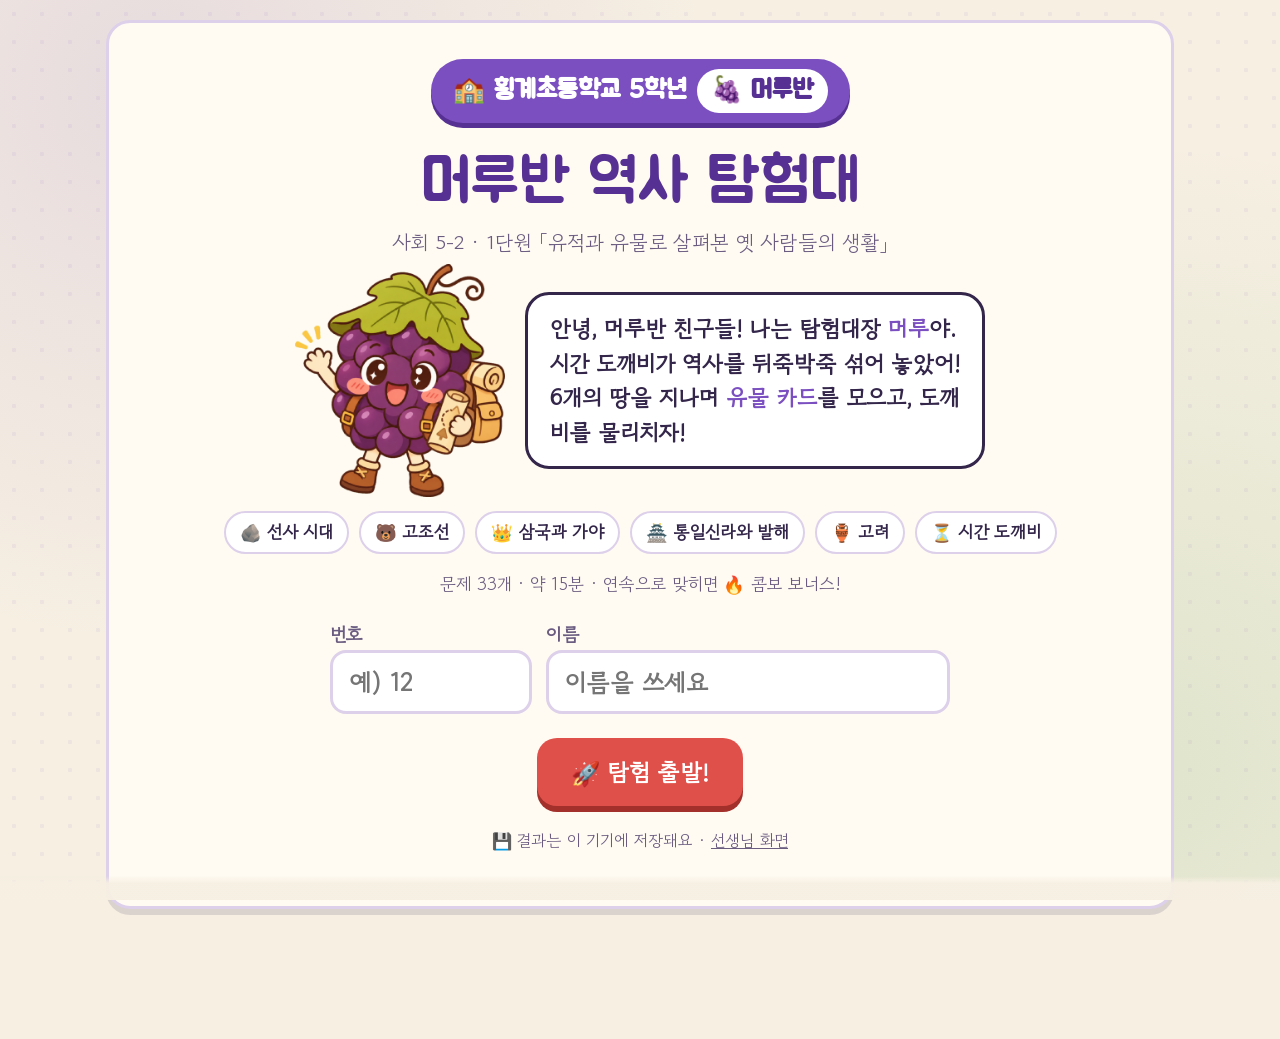
<file: index.html>
<!doctype html>
<html lang="ko">
<head>
<meta charset="utf-8">
<meta name="viewport" content="width=device-width, initial-scale=1">
<title>머루반 역사 탐험대</title>
<meta name="description" content="횡계초등학교 5학년 머루반 · 사회 5-2 1단원 게임형 복습">
<link rel="icon" href="assets/img/meoru.png">
<link rel="preconnect" href="https://fonts.googleapis.com">
<link rel="preconnect" href="https://fonts.gstatic.com" crossorigin>
<link href="https://fonts.googleapis.com/css2?family=Gowun+Dodum&family=Jua&display=swap" rel="stylesheet">
<link rel="stylesheet" href="css/style.css">
</head>
<body>
  <header id="top" class="hidden">
    <div class="topbar">
      <span class="brand"><img src="assets/img/meoru.png" alt="" onerror="this.remove()"><span><div class="t1">머루반 역사 탐험대</div><div class="t2">횡계초등학교 5학년 머루반</div></span></span>
      <span class="who" id="who"></span>
      <span class="spacer"></span>
      <span class="chip star" id="stars">★ 0</span>
      <span class="chip combo off" id="combo" title="연속 정답">🔥 0</span>
      <span class="chip rank" id="rank">새싹 탐험가</span>
      <button class="icon-btn" id="dexTop" title="유물 도감">📒</button>
      <button class="icon-btn" id="soundBtn" title="소리 켜기/끄기">🔊</button>
      <button class="icon-btn" id="homeBtn" title="처음 화면">🏠</button>
    </div>
    <div class="road" id="road"></div>
  </header>

  <main id="app"></main>
  <nav class="footer-nav" id="nav"></nav>

  <script src="js/data.js"></script>
  <script src="js/app.js"></script>
</body>
</html>
</file>
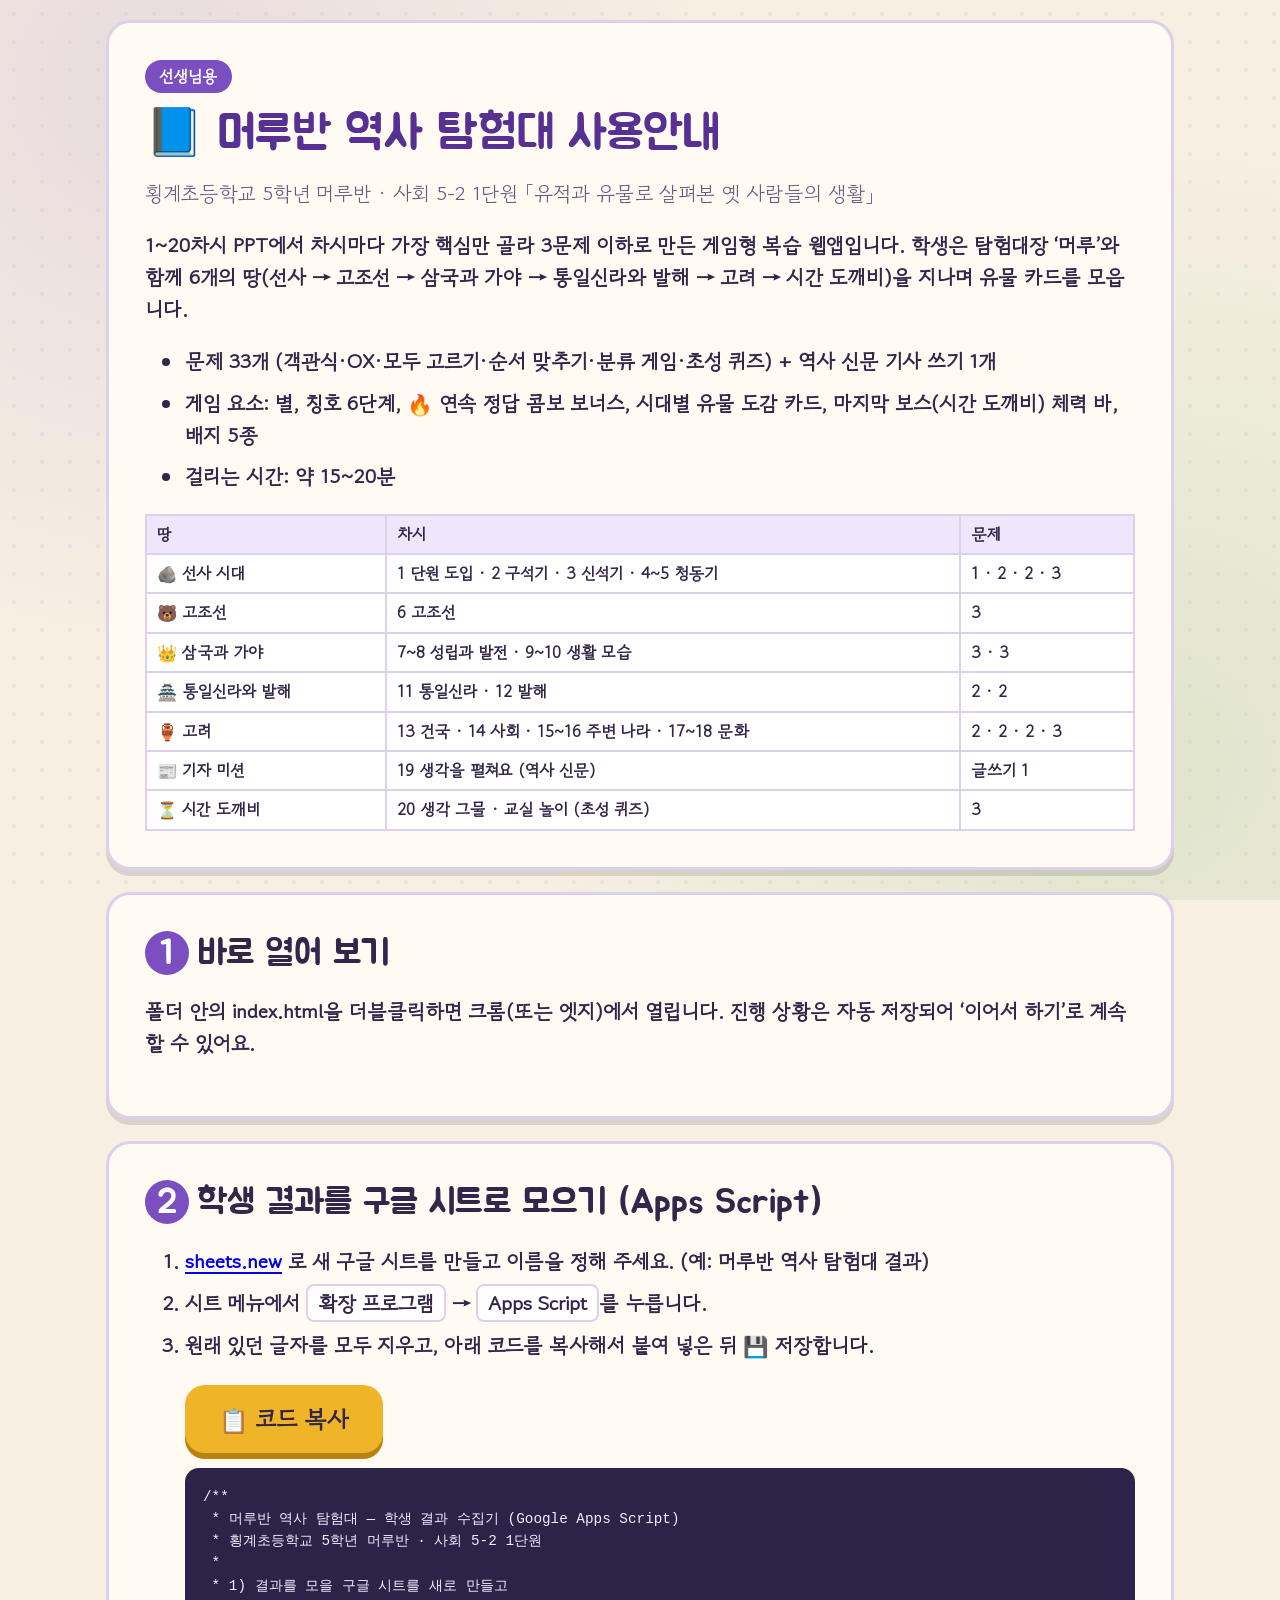
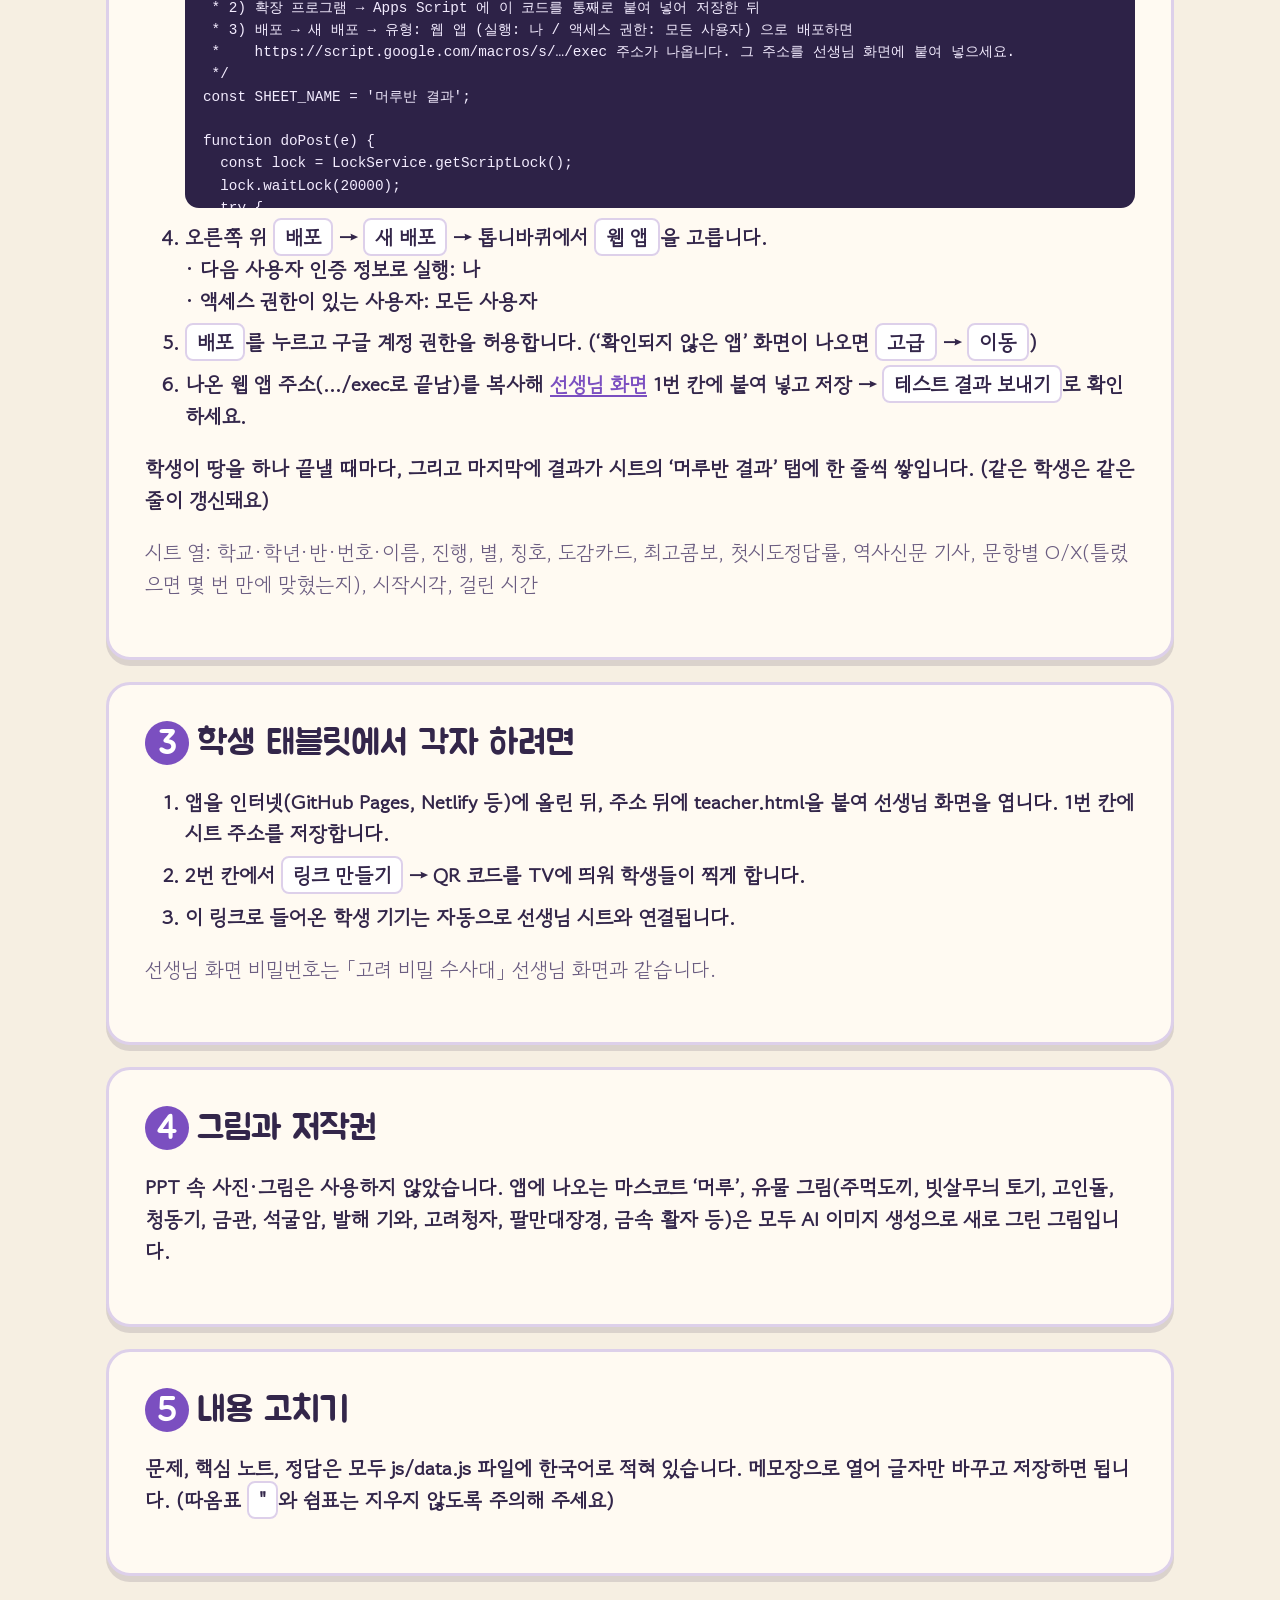
<file: 사용안내.html>
<!doctype html>
<html lang="ko">
<head>
<meta charset="utf-8">
<meta name="viewport" content="width=device-width, initial-scale=1">
<title>사용안내 · 머루반 역사 탐험대</title>
<link href="https://fonts.googleapis.com/css2?family=Gowun+Dodum&family=Jua&display=swap" rel="stylesheet">
<link rel="stylesheet" href="css/style.css">
<style>
  main { padding-bottom: 40px; }
  section.card { margin-bottom: 22px; }
  ol li, ul li { margin-bottom: 10px; }
  .step-no { display: inline-grid; place-items: center; width: 44px; height: 44px; border-radius: 50%; background: var(--main); color: #fff; font-family: var(--font-title); margin-right: 8px; }
  pre { background: #2d2247; color: #f3ecff; padding: 18px; border-radius: 14px; overflow: auto; font-size: .7em; max-height: 340px; font-weight: 400; }
  kbd { padding: 2px 10px; border-radius: 8px; background: #fff; border: 2px solid var(--line); font-family: inherit; }
  table { border-collapse: collapse; width: 100%; font-size: .8em; background: #fff; }
  th, td { border: 2px solid var(--line); padding: 6px 10px; text-align: left; }
  th { background: var(--main-soft); }
</style>
</head>
<body>
<main>
  <div class="card" style="margin-bottom:22px">
    <span class="tag">선생님용</span>
    <h1>📘 머루반 역사 탐험대 사용안내</h1>
    <p class="muted" style="margin-top:-10px">횡계초등학교 5학년 머루반 · 사회 5-2 1단원 「유적과 유물로 살펴본 옛 사람들의 생활」</p>
    <p>1~20차시 PPT에서 차시마다 <b>가장 핵심만 골라 3문제 이하</b>로 만든 게임형 복습 웹앱입니다.
      학생은 탐험대장 ‘머루’와 함께 6개의 땅(선사 → 고조선 → 삼국과 가야 → 통일신라와 발해 → 고려 → 시간 도깨비)을 지나며 유물 카드를 모읍니다.</p>
    <ul>
      <li>문제 33개 (객관식·OX·모두 고르기·순서 맞추기·분류 게임·초성 퀴즈) + 역사 신문 기사 쓰기 1개</li>
      <li>게임 요소: 별, 칭호 6단계, 🔥 연속 정답 콤보 보너스, 시대별 유물 도감 카드, 마지막 보스(시간 도깨비) 체력 바, 배지 5종</li>
      <li>걸리는 시간: 약 15~20분</li>
    </ul>
    <table>
      <tr><th>땅</th><th>차시</th><th>문제</th></tr>
      <tr><td>🪨 선사 시대</td><td>1 단원 도입 · 2 구석기 · 3 신석기 · 4~5 청동기</td><td>1 · 2 · 2 · 3</td></tr>
      <tr><td>🐻 고조선</td><td>6 고조선</td><td>3</td></tr>
      <tr><td>👑 삼국과 가야</td><td>7~8 성립과 발전 · 9~10 생활 모습</td><td>3 · 3</td></tr>
      <tr><td>🏯 통일신라와 발해</td><td>11 통일신라 · 12 발해</td><td>2 · 2</td></tr>
      <tr><td>🏺 고려</td><td>13 건국 · 14 사회 · 15~16 주변 나라 · 17~18 문화</td><td>2 · 2 · 2 · 3</td></tr>
      <tr><td>📰 기자 미션</td><td>19 생각을 펼쳐요 (역사 신문)</td><td>글쓰기 1</td></tr>
      <tr><td>⏳ 시간 도깨비</td><td>20 생각 그물 · 교실 놀이 (초성 퀴즈)</td><td>3</td></tr>
    </table>
  </div>

  <section class="card">
    <h2><span class="step-no">1</span>바로 열어 보기</h2>
    <p>폴더 안의 <b>index.html</b>을 더블클릭하면 크롬(또는 엣지)에서 열립니다. 진행 상황은 자동 저장되어 ‘이어서 하기’로 계속할 수 있어요.</p>
  </section>

  <section class="card">
    <h2><span class="step-no">2</span>학생 결과를 구글 시트로 모으기 (Apps Script)</h2>
    <ol>
      <li><a href="https://sheets.new" target="_blank" rel="noopener">sheets.new</a> 로 새 구글 시트를 만들고 이름을 정해 주세요. (예: 머루반 역사 탐험대 결과)</li>
      <li>시트 메뉴에서 <kbd>확장 프로그램</kbd> → <kbd>Apps Script</kbd>를 누릅니다.</li>
      <li>원래 있던 글자를 모두 지우고, 아래 코드를 <b>복사</b>해서 붙여 넣은 뒤 💾 저장합니다.
        <div class="btn-row" style="justify-content:flex-start"><button class="btn gold" id="copyCode">📋 코드 복사</button></div>
        <pre id="code"></pre>
      </li>
      <li>오른쪽 위 <kbd>배포</kbd> → <kbd>새 배포</kbd> → 톱니바퀴에서 <kbd>웹 앱</kbd>을 고릅니다.<br>
        · 다음 사용자 인증 정보로 실행: <b>나</b><br>· 액세스 권한이 있는 사용자: <b>모든 사용자</b></li>
      <li><kbd>배포</kbd>를 누르고 구글 계정 권한을 허용합니다. (‘확인되지 않은 앱’ 화면이 나오면 <kbd>고급</kbd> → <kbd>이동</kbd>)</li>
      <li>나온 <b>웹 앱 주소</b>(…/exec로 끝남)를 복사해 <a href="teacher.html" style="color:var(--main)">선생님 화면</a> 1번 칸에 붙여 넣고 저장 → <kbd>테스트 결과 보내기</kbd>로 확인하세요.</li>
    </ol>
    <p>학생이 땅을 하나 끝낼 때마다, 그리고 마지막에 결과가 시트의 <b>‘머루반 결과’</b> 탭에 한 줄씩 쌓입니다. (같은 학생은 같은 줄이 갱신돼요)</p>
    <p class="muted">시트 열: 학교·학년·반·번호·이름, 진행, 별, 칭호, 도감카드, 최고콤보, 첫시도정답률, 역사신문 기사, 문항별 O/X(틀렸으면 몇 번 만에 맞혔는지), 시작시각, 걸린 시간</p>
  </section>

  <section class="card">
    <h2><span class="step-no">3</span>학생 태블릿에서 각자 하려면</h2>
    <ol>
      <li>앱을 인터넷(GitHub Pages, Netlify 등)에 올린 뒤, 주소 뒤에 <b>teacher.html</b>을 붙여 선생님 화면을 엽니다. 1번 칸에 시트 주소를 저장합니다.</li>
      <li>2번 칸에서 <kbd>링크 만들기</kbd> → QR 코드를 TV에 띄워 학생들이 찍게 합니다.</li>
      <li>이 링크로 들어온 학생 기기는 자동으로 선생님 시트와 연결됩니다.</li>
    </ol>
    <p class="muted">선생님 화면 비밀번호는 「고려 비밀 수사대」 선생님 화면과 같습니다.</p>
  </section>

  <section class="card">
    <h2><span class="step-no">4</span>그림과 저작권</h2>
    <p>PPT 속 사진·그림은 사용하지 않았습니다. 앱에 나오는 마스코트 ‘머루’, 유물 그림(주먹도끼, 빗살무늬 토기, 고인돌, 청동기, 금관, 석굴암, 발해 기와, 고려청자, 팔만대장경, 금속 활자 등)은 모두 AI 이미지 생성으로 <b>새로 그린 그림</b>입니다.</p>
  </section>

  <section class="card">
    <h2><span class="step-no">5</span>내용 고치기</h2>
    <p>문제, 핵심 노트, 정답은 모두 <b>js/data.js</b> 파일에 한국어로 적혀 있습니다. 메모장으로 열어 글자만 바꾸고 저장하면 됩니다.
      (따옴표 <kbd>"</kbd>와 쉼표는 지우지 않도록 주의해 주세요)</p>
  </section>
</main>
<script>
document.getElementById("code").textContent = "/**\n * 머루반 역사 탐험대 — 학생 결과 수집기 (Google Apps Script)\n * 횡계초등학교 5학년 머루반 · 사회 5-2 1단원\n *\n * 1) 결과를 모을 구글 시트를 새로 만들고\n * 2) 확장 프로그램 → Apps Script 에 이 코드를 통째로 붙여 넣어 저장한 뒤\n * 3) 배포 → 새 배포 → 유형: 웹 앱 (실행: 나 / 액세스 권한: 모든 사용자) 으로 배포하면\n *    https://script.google.com/macros/s/…/exec 주소가 나옵니다. 그 주소를 선생님 화면에 붙여 넣으세요.\n */\nconst SHEET_NAME = '머루반 결과';\n\nfunction doPost(e) {\n  const lock = LockService.getScriptLock();\n  lock.waitLock(20000);\n  try {\n    const data = JSON.parse(e.postData.contents);\n    const ss = SpreadsheetApp.getActiveSpreadsheet();\n    const sh = ss.getSheetByName(SHEET_NAME) || ss.insertSheet(SHEET_NAME);\n\n    // 열 제목 준비 (처음 보는 항목은 오른쪽에 새 열로 추가)\n    const headers = sh.getLastColumn() ? sh.getRange(1, 1, 1, sh.getLastColumn()).getValues()[0].filter(String) : [];\n    ['마지막 저장'].concat(Object.keys(data)).forEach(function (k) {\n      if (headers.indexOf(k) < 0) headers.push(k);\n    });\n    sh.getRange(1, 1, 1, headers.length).setValues([headers]).setFontWeight('bold').setBackground('#efe6fb');\n    sh.setFrozenRows(1);\n\n    // 같은 학생(같은 기기ID)이면 그 줄을 고쳐 쓰고, 처음이면 새 줄\n    const idCol = headers.indexOf('기기ID') + 1;\n    let row = 0;\n    if (idCol && sh.getLastRow() > 1) {\n      const ids = sh.getRange(2, idCol, sh.getLastRow() - 1, 1).getValues().map(function (r) { return r[0]; });\n      const i = ids.indexOf(data['기기ID']);\n      if (i >= 0) row = i + 2;\n    }\n    if (!row) row = sh.getLastRow() + 1;\n\n    data['마지막 저장'] = new Date();\n    const values = headers.map(function (h) { return clean(data[h]); });\n    sh.getRange(row, 1, 1, headers.length).setValues([values]);\n    return ContentService.createTextOutput('ok');\n  } finally {\n    lock.releaseLock();\n  }\n}\n\n// 주소를 브라우저에서 직접 열면 작동 확인 문구가 보입니다\nfunction doGet() {\n  return ContentService.createTextOutput('머루반 역사 탐험대 결과 수집기가 잘 작동하고 있어요.');\n}\n\n// 학생이 쓴 글이 수식(=, +, -, @)으로 시작하면 글자로 저장\nfunction clean(v) {\n  if (v === undefined || v === null) return '';\n  if (typeof v === 'string' && /^[=+\\-@]/.test(v)) return \"'\" + v;\n  return v;\n}\n";
document.getElementById("copyCode").onclick = () => {
  const t = document.getElementById("code").textContent;
  (navigator.clipboard ? navigator.clipboard.writeText(t) : Promise.reject()).then(() => alert("코드를 복사했어요! Apps Script에 붙여 넣으세요."), () => alert("코드 상자를 길게 눌러 전체 선택 후 복사해 주세요."));
};
</script>
</body>
</html>
</file>
<file: css/style.css>
/* 머루반 역사 탐험대 — 머루(산포도) 보라 + 잎사귀 초록 + 따뜻한 종이색 */
:root {
  --ink: #33264a;
  --ink-soft: #6a5c80;
  --paper: #fffaf2;
  --paper-deep: #f3ead9;
  --line: #ddd0ea;
  --main: #7b4fc0;
  --main-deep: #563092;
  --main-soft: #efe6fb;
  --leaf: #5aa549;
  --leaf-deep: #3d7a30;
  --leaf-soft: #e3f3dc;
  --gold: #f0b429;
  --gold-soft: #fff1c9;
  --red: #e0504a;
  --red-soft: #fde3e1;
  --ok: #2e9b5a;
  --ok-soft: #dff5e7;
  --bad: #d64545;
  --bad-soft: #fde2e2;
  --shadow: 0 6px 0 rgba(51, 38, 74, .14);
  --radius: 24px;
  --font-title: "Jua", "Gowun Dodum", "Malgun Gothic", sans-serif;
  --font-body: "Gowun Dodum", "Malgun Gothic", "Apple SD Gothic Neo", sans-serif;
}

* { box-sizing: border-box; -webkit-tap-highlight-color: transparent; }
html, body { margin: 0; min-height: 100%; }
body {
  font-family: var(--font-body);
  font-weight: 700;
  color: var(--ink);
  background-color: #f6efe2;
  background-image:
    radial-gradient(circle at 12% 10%, rgba(123, 79, 192, .12), transparent 40%),
    radial-gradient(circle at 90% 85%, rgba(90, 165, 73, .14), transparent 45%),
    radial-gradient(circle, rgba(123, 79, 192, .07) 2px, transparent 2.5px);
  background-size: auto, auto, 28px 28px;
  background-attachment: fixed;
  font-size: clamp(18px, 1.6vw, 24px);
  line-height: 1.55;
  overflow-x: hidden;
}
img { max-width: 100%; display: block; }
button { font-family: inherit; font-weight: 700; color: inherit; cursor: pointer; }
.hidden { display: none !important; }

/* ---------- 상단 바 ---------- */
.topbar {
  position: sticky; top: 0; z-index: 20;
  display: flex; align-items: center; gap: 10px; flex-wrap: wrap;
  padding: 8px 16px;
  background: rgba(255, 250, 242, .95);
  border-bottom: 3px solid var(--line);
  backdrop-filter: blur(4px);
}
.brand { display: flex; align-items: center; gap: 8px; white-space: nowrap; }
.brand img { width: 44px; height: 44px; object-fit: contain; }
.brand .t1 { font-family: var(--font-title); font-size: 1.15em; color: var(--main-deep); line-height: 1.1; }
.brand .t2 { font-size: .62em; color: var(--ink-soft); line-height: 1.1; }
.who { font-size: .85em; color: var(--ink-soft); white-space: nowrap; }
.spacer { flex: 1; }
.chip {
  display: inline-flex; align-items: center; gap: 6px;
  padding: 6px 14px; border-radius: 999px;
  background: #fff; border: 2px solid var(--line);
  font-size: .9em; white-space: nowrap;
}
.chip.star { background: var(--gold-soft); border-color: var(--gold); }
.chip.rank { background: var(--main-soft); border-color: var(--main); color: var(--main-deep); }
.chip.combo { background: var(--red-soft); border-color: var(--red); color: var(--red); }
.chip.combo.off { opacity: .4; filter: grayscale(1); }
.icon-btn {
  min-width: 52px; height: 52px; border-radius: 16px;
  border: 2px solid var(--line); background: #fff; font-size: 1.15em;
  padding: 0 12px;
}
.icon-btn:active { transform: translateY(2px); }

/* 시대 진행 (도장) */
.road { display: flex; gap: 6px; align-items: center; padding: 8px 16px 10px; background: rgba(255, 250, 242, .95); overflow-x: auto; }
.road .stop {
  flex: 1 1 0; min-width: 92px; display: flex; align-items: center; justify-content: center; gap: 6px;
  padding: 6px 8px; border-radius: 999px; font-size: .7em; white-space: nowrap;
  background: #fff; border: 2px dashed var(--line); color: var(--ink-soft);
}
.road .stop.now { border: 2px solid var(--main); color: var(--main-deep); background: var(--main-soft); }
.road .stop.done { border: 2px solid var(--leaf); color: #fff; background: var(--leaf); }
.road .arrow { color: var(--line); font-size: .7em; }

/* ---------- 본문 ---------- */
main { max-width: 1100px; margin: 0 auto; padding: 20px 16px 130px; }
.card {
  background: var(--paper);
  border: 3px solid var(--line);
  border-radius: var(--radius);
  box-shadow: var(--shadow);
  padding: clamp(18px, 3vw, 36px);
  animation: pop .35s ease-out;
}
@keyframes pop { from { opacity: 0; transform: translateY(14px) scale(.98); } to { opacity: 1; transform: none; } }

h1, h2, h3 { font-family: var(--font-title); font-weight: 400; margin: 0 0 .5em; line-height: 1.3; }
h1 { font-size: 2.3em; color: var(--main-deep); }
h2 { font-size: 1.7em; }
h3 { font-size: 1.3em; }
.q-title { font-size: 1.45em; font-family: var(--font-title); font-weight: 400; margin-bottom: .7em; }
.q-title b, .explain b, .notes b, .bubble b { color: var(--main); }
.tag {
  display: inline-block; padding: 4px 14px; border-radius: 999px;
  background: var(--main); color: #fff; font-size: .8em; margin-bottom: 10px;
}
.tag.green { background: var(--leaf); }
.tag.gold { background: var(--gold); color: var(--ink); }
.tag.red { background: var(--red); }
.muted { color: var(--ink-soft); font-weight: 400; }

/* 큰 버튼 */
.btn {
  display: inline-flex; align-items: center; justify-content: center; gap: 10px;
  min-height: 68px; padding: 12px 34px;
  border-radius: 20px; border: none;
  background: var(--main); color: #fff;
  font-size: 1.15em; box-shadow: 0 6px 0 var(--main-deep);
  transition: transform .08s, box-shadow .08s;
  text-decoration: none;
}
.btn:active { transform: translateY(5px); box-shadow: 0 1px 0 var(--main-deep); }
.btn.leaf { background: var(--leaf); box-shadow: 0 6px 0 var(--leaf-deep); }
.btn.gold { background: var(--gold); color: var(--ink); box-shadow: 0 6px 0 #b88310; }
.btn.red { background: var(--red); box-shadow: 0 6px 0 #a3302b; }
.btn.ghost { background: #fff; color: var(--ink); border: 3px solid var(--line); box-shadow: 0 6px 0 var(--line); }
.btn:disabled { opacity: .45; pointer-events: none; }
.btn-row { display: flex; gap: 14px; flex-wrap: wrap; justify-content: center; margin-top: 24px; }

/* 하단 고정 버튼 */
.footer-nav {
  position: fixed; left: 0; right: 0; bottom: 0; z-index: 15;
  display: flex; justify-content: space-between; align-items: center; gap: 12px;
  padding: 12px 16px calc(12px + env(safe-area-inset-bottom));
  background: linear-gradient(transparent, rgba(246, 239, 226, .96) 30%);
}
.footer-nav .btn { min-width: 170px; }

/* ---------- 시작 화면 ---------- */
.start { text-align: center; }
.school-badge {
  display: inline-flex; align-items: center; gap: 10px; flex-wrap: wrap; justify-content: center;
  padding: 10px 22px; border-radius: 999px; margin-bottom: 14px;
  background: var(--main); color: #fff; font-family: var(--font-title); font-size: 1.25em;
  box-shadow: 0 5px 0 var(--main-deep);
}
.school-badge .cls { background: #fff; color: var(--main-deep); padding: 2px 14px; border-radius: 999px; }
.start h1 { font-size: 3em; margin: 6px 0 4px; }
.start .hero { display: flex; align-items: center; justify-content: center; gap: 20px; flex-wrap: wrap; margin: 6px 0 14px; }
.start .hero img.mascot { width: 210px; animation: bob 2.4s ease-in-out infinite; }
@keyframes bob { 50% { transform: translateY(-10px); } }
.speech-start {
  max-width: 460px; text-align: left; background: #fff; border: 3px solid var(--ink); border-radius: 24px;
  padding: 16px 22px; font-size: 1.1em; position: relative;
}
.era-preview { display: flex; flex-wrap: wrap; gap: 10px; justify-content: center; margin: 10px 0 6px; }
.era-preview span { padding: 6px 14px; border-radius: 999px; background: #fff; border: 2px solid var(--line); font-size: .85em; }
.box-art { font-size: 110px; line-height: 1; filter: drop-shadow(0 6px 0 rgba(0,0,0,.12)); }
.form-grid { display: grid; grid-template-columns: 1fr 2fr; gap: 14px; max-width: 620px; margin: 20px auto 0; text-align: left; }
.form-grid label { font-size: .9em; color: var(--ink-soft); }
.field {
  width: 100%; min-height: 64px; padding: 10px 16px;
  font-size: 1.2em; font-family: inherit; font-weight: 700; color: var(--ink);
  border: 3px solid var(--line); border-radius: 16px; background: #fff;
}
.field:focus { outline: none; border-color: var(--main); }
textarea.field { min-height: 170px; resize: vertical; line-height: 1.6; }

/* ---------- 땅(시대) 표지 ---------- */
.cover { text-align: center; padding: 36px 20px; }
.cover .num { font-family: var(--font-title); font-size: 1.3em; color: var(--leaf-deep); }
.cover h1 { font-size: 3em; margin: 6px 0; }
.cover .goal {
  display: inline-block; margin-top: 18px; padding: 14px 26px;
  background: var(--gold-soft); border: 3px dashed var(--gold); border-radius: 18px;
}
.cover img { max-height: 300px; margin: 18px auto 0; animation: bob 2.6s ease-in-out infinite; }
.cover.boss { background: linear-gradient(#2d2247, #4a2f73); color: #fff; border-color: #6c4fa0; }
.cover.boss h1 { color: var(--gold); }
.cover.boss .num, .cover.boss .muted { color: #d9c9f5; }
.cover.boss .goal { color: var(--ink); }

/* ---------- 핵심 노트 ---------- */
.lesson { display: grid; grid-template-columns: 1fr auto; gap: 24px; align-items: center; }
.lesson .pic { width: clamp(150px, 24vw, 260px); }
.lesson .pic img { width: 100%; max-height: 280px; object-fit: contain; filter: drop-shadow(0 8px 0 rgba(0,0,0,.08)); }
.notes { list-style: none; padding: 0; margin: 10px 0 0; display: grid; gap: 12px; }
.notes li {
  display: flex; gap: 12px; align-items: flex-start;
  background: #fff; border: 3px solid var(--line); border-radius: 18px; padding: 12px 16px; font-size: 1.05em;
}
.notes li .n {
  flex: 0 0 auto; width: 40px; height: 40px; border-radius: 50%; display: grid; place-items: center;
  background: var(--leaf); color: #fff; font-family: var(--font-title);
}
.guide-line { display: flex; gap: 12px; align-items: center; margin-top: 16px; color: var(--ink-soft); font-size: .9em; }
.guide-line img { width: 56px; height: 56px; object-fit: contain; }

/* ---------- 문제 ---------- */
.q-head { display: flex; justify-content: space-between; align-items: center; flex-wrap: wrap; gap: 8px; }
.q-img { max-height: 34vh; max-width: 100%; margin: 0 auto 18px; object-fit: contain; filter: drop-shadow(0 6px 0 rgba(0,0,0,.08)); }
.choices { display: grid; grid-template-columns: repeat(auto-fit, minmax(260px, 1fr)); gap: 14px; }
.choice {
  display: flex; align-items: center; gap: 14px; text-align: left;
  min-height: 84px; padding: 14px 20px;
  background: #fff; border: 3px solid var(--line); border-radius: 18px;
  font-size: 1.1em; box-shadow: 0 5px 0 var(--line);
  transition: transform .08s;
}
.choice:active { transform: translateY(3px); }
.choice .no {
  flex: 0 0 auto; width: 46px; height: 46px; border-radius: 50%;
  display: grid; place-items: center; background: var(--main-soft); color: var(--main-deep);
  font-family: var(--font-title);
}
.choice.selected { border-color: var(--main); background: var(--main-soft); box-shadow: 0 5px 0 var(--main); }
.choice.right { border-color: var(--ok); background: var(--ok-soft); box-shadow: 0 5px 0 var(--ok); }
.choice.wrong { border-color: var(--bad); background: var(--bad-soft); box-shadow: 0 5px 0 var(--bad); animation: shake .4s; }
.choice.dim { opacity: .5; }
.choices.ox { grid-template-columns: 1fr 1fr; max-width: 640px; margin: 0 auto; }
.choices.ox .choice { justify-content: center; font-size: 2.2em; min-height: 140px; font-family: var(--font-title); }
.choices.ox .choice .no { display: none; }
@keyframes shake { 20%, 60% { transform: translateX(-8px); } 40%, 80% { transform: translateX(8px); } }
.chosung {
  display: inline-block; margin-top: 10px; padding: 6px 22px; border-radius: 16px;
  background: var(--ink); color: var(--gold); letter-spacing: .25em; font-size: 1.3em;
}

.explain {
  margin-top: 20px; padding: 18px 22px; border-radius: 18px;
  background: var(--ok-soft); border: 3px solid var(--ok); animation: pop .3s;
}
.explain.bad { background: var(--bad-soft); border-color: var(--bad); }
.explain.info { background: var(--gold-soft); border-color: var(--gold); }

/* ---------- 순서 맞추기 ---------- */
.order-slots { display: grid; gap: 10px; margin-bottom: 20px; }
.order-slot {
  display: flex; align-items: center; gap: 14px; min-height: 66px; padding: 8px 16px;
  border: 3px dashed var(--line); border-radius: 16px; background: rgba(255,255,255,.6);
}
.order-slot .no { width: 44px; height: 44px; border-radius: 50%; display: grid; place-items: center; background: var(--ink); color: #fff; font-family: var(--font-title); flex: 0 0 auto; }
.order-slot.filled { border-style: solid; border-color: var(--leaf); background: #fff; }

/* ---------- 분류 ---------- */
.sort-item { text-align: center; margin: 0 auto 20px; padding: 16px; max-width: 360px; background: #fff; border: 4px solid var(--main); border-radius: 22px; animation: pop .3s; }
.sort-item .emoji { font-size: 4.4em; line-height: 1.1; }
.sort-item .label { font-family: var(--font-title); font-size: 1.6em; }
.bins { display: grid; grid-template-columns: 1fr 1fr; gap: 16px; }
.bin {
  min-height: 130px; padding: 14px; border-radius: 20px; border: 3px solid var(--line);
  background: #fff; font-size: 1.3em; box-shadow: 0 6px 0 var(--line); font-family: var(--font-title); font-weight: 400;
}
.bin small { display: block; font-family: var(--font-body); font-weight: 400; color: var(--ink-soft); font-size: .65em; }
.bin .got { display: flex; flex-wrap: wrap; gap: 6px; justify-content: center; margin-top: 8px; }
.bin .got span { padding: 2px 10px; border-radius: 999px; background: var(--leaf-soft); font-size: .6em; font-family: var(--font-body); }
.bin.wrong { border-color: var(--bad); background: var(--bad-soft); animation: shake .4s; }

/* ---------- 보스 ---------- */
.boss-bar { display: flex; align-items: center; gap: 16px; padding: 12px 16px; margin-bottom: 16px; border-radius: 20px; background: #2d2247; color: #fff; }
.boss-bar img { width: 86px; height: 86px; object-fit: contain; }
.boss-bar .hp { flex: 1; }
.boss-bar .hp .bar { height: 24px; border-radius: 999px; background: #1a1430; border: 3px solid #fff; overflow: hidden; margin-top: 4px; }
.boss-bar .hp .bar > div { height: 100%; background: linear-gradient(90deg, var(--red), var(--gold)); transition: width .7s; }
.boss-bar.hit img { animation: hit .5s; }
@keyframes hit { 25% { transform: translateX(-10px) rotate(-8deg); filter: brightness(2); } 75% { transform: translateX(10px) rotate(8deg); } }

/* ---------- 도감 카드 ---------- */
.dex { display: grid; grid-template-columns: repeat(auto-fit, minmax(150px, 1fr)); gap: 14px; }
.dex-card {
  text-align: center; padding: 12px 10px 14px; border-radius: 20px; background: #fff;
  border: 4px solid var(--gold); box-shadow: 0 6px 0 #d49a14;
}
.dex-card img { width: 100%; height: 120px; object-fit: contain; }
.dex-card .nm { font-family: var(--font-title); font-size: 1em; margin-top: 6px; }
.dex-card.off { border-color: var(--line); box-shadow: 0 6px 0 var(--line); }
.dex-card.off img { filter: brightness(0) opacity(.15); }
.dex-card.off .nm { color: var(--ink-soft); }
.stamp-big { width: min(300px, 70vw); margin: 6px auto 14px; animation: stamp .7s cubic-bezier(.2, 1.6, .4, 1); }
.stamp-big .dex-card img { height: 200px; }
@keyframes stamp { from { transform: scale(2.2) rotate(-16deg); opacity: 0; } to { transform: none; opacity: 1; } }

/* ---------- 결과 ---------- */
.result-grid { display: grid; grid-template-columns: repeat(auto-fit, minmax(180px, 1fr)); gap: 14px; margin: 20px 0; }
.stat { background: #fff; border: 3px solid var(--line); border-radius: 18px; padding: 16px; text-align: center; }
.stat .big { font-family: var(--font-title); font-size: 2.2em; color: var(--main-deep); }
.badges { display: flex; flex-wrap: wrap; gap: 12px; justify-content: center; }
.badge { padding: 10px 18px; border-radius: 16px; background: var(--gold-soft); border: 3px solid var(--gold); }
.badge.off { opacity: .35; filter: grayscale(1); }
.send-state { margin-top: 14px; padding: 12px 18px; border-radius: 14px; background: var(--paper-deep); }
.certificate { border: 6px double var(--main); border-radius: 24px; padding: 18px; background: #fff; margin-top: 10px; }

/* ---------- 모달 / 효과 ---------- */
.modal-back { position: fixed; inset: 0; z-index: 50; background: rgba(40, 28, 60, .55); display: grid; place-items: center; padding: 16px; }
.modal { max-width: 820px; width: 100%; max-height: 90vh; overflow: auto; }
.float-coin { position: fixed; z-index: 60; font-family: var(--font-title); font-size: 2em; color: var(--gold); pointer-events: none; animation: rise 1s forwards; text-shadow: 0 2px 0 #fff, 0 0 6px #fff; }
@keyframes rise { to { transform: translateY(-80px); opacity: 0; } }
.confetti { position: fixed; top: -20px; z-index: 70; width: 12px; height: 18px; pointer-events: none; animation: fall linear forwards; }
@keyframes fall { to { transform: translateY(110vh) rotate(720deg); } }
.toast {
  position: fixed; left: 50%; top: 110px; transform: translateX(-50%); z-index: 80;
  background: var(--ink); color: #fff; padding: 14px 26px; border-radius: 999px; font-size: 1.05em;
  animation: pop .3s; white-space: nowrap;
}

/* ---------- 좁은 화면 ---------- */
@media (max-width: 760px) {
  .lesson { grid-template-columns: 1fr; }
  .lesson .pic { margin: 0 auto; width: 160px; }
  .brand .t1 { font-size: 1em; }
  .who { display: none; }
  h1, .start h1 { font-size: 2em; }
  .cover h1 { font-size: 2.1em; }
  .start .hero img.mascot { width: 140px; }
  .school-badge { font-size: 1em; }
  .footer-nav .btn { min-width: 120px; padding: 10px 18px; }
  .choices { grid-template-columns: 1fr; }
  .q-img { max-height: 22vh; }
  .chip.rank { display: none; }
  .toast { white-space: normal; width: 90vw; text-align: center; }
}
</file>
